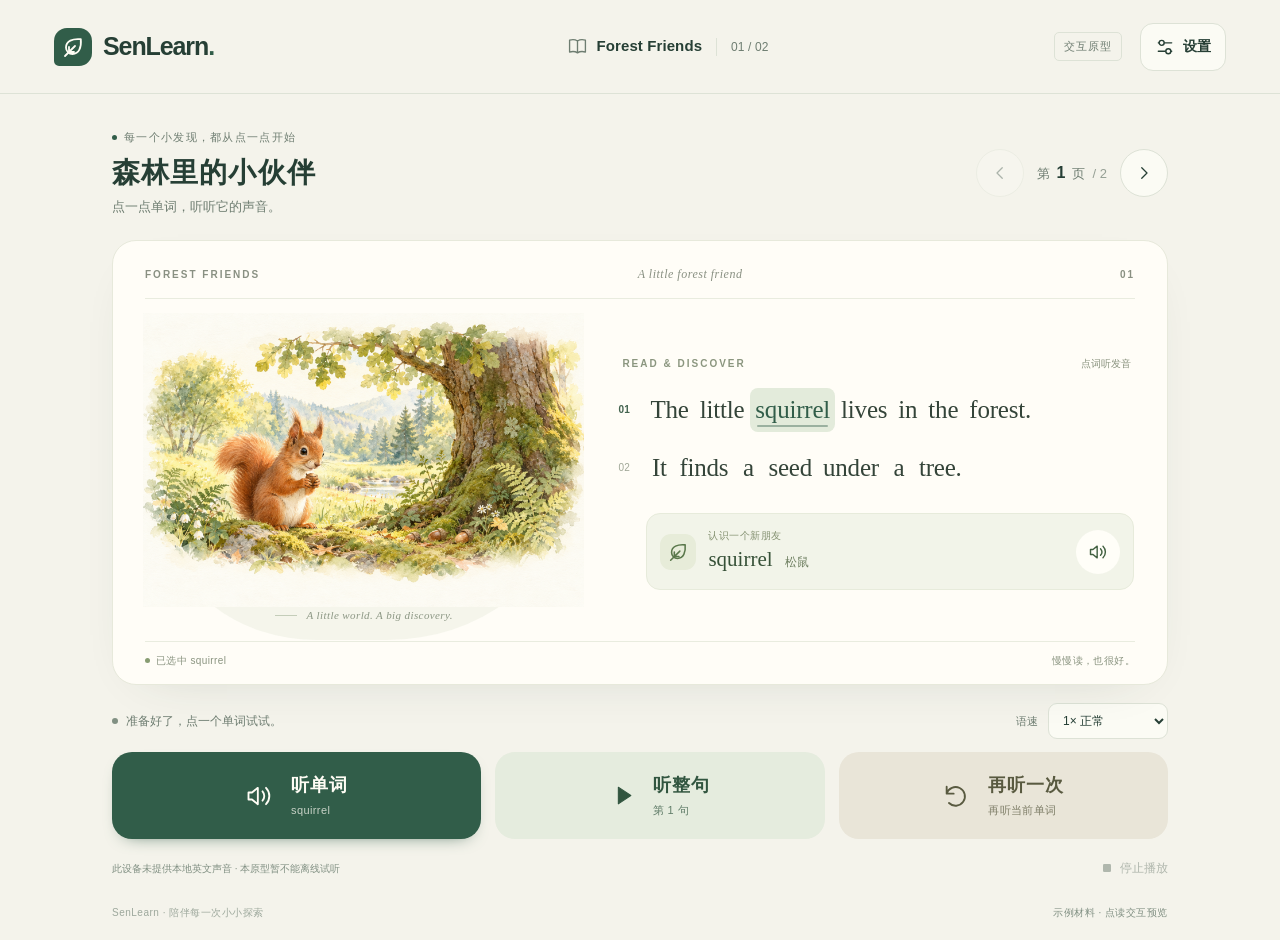
<file: docs/ui-ux/prototype/index.html>
<!doctype html>
<html lang="zh-CN" data-theme="forest">
<head>
  <meta charset="UTF-8">
  <meta name="viewport" content="width=device-width, initial-scale=1, viewport-fit=cover">
  <meta name="color-scheme" content="light dark">
  <title>SenLearn · 森林里的小伙伴</title>
  <link rel="stylesheet" href="styles.css?v=2">
  <script src="app.js" defer></script>
</head>
<body>
  <svg class="icon-library" xmlns="http://www.w3.org/2000/svg" aria-hidden="true">
    <symbol id="icon-leaf" viewBox="0 0 24 24"><path d="M19.8 4.2C11.6 3.4 5 6 5 12.5A6.5 6.5 0 0 0 11.5 19C18 19 20.6 12.4 19.8 4.2Z"/><path d="m4 21 10-10M8 17v-5m0 5h5"/></symbol>
    <symbol id="icon-sound" viewBox="0 0 24 24"><path d="M11 5 6 9H3v6h3l5 4V5Z"/><path d="M15 8a6 6 0 0 1 0 8m3-11a10 10 0 0 1 0 14"/></symbol>
    <symbol id="icon-settings" viewBox="0 0 24 24"><path d="M4 7h16M4 17h16"/><circle cx="8" cy="7" r="3"/><circle cx="16" cy="17" r="3"/></symbol>
    <symbol id="icon-arrow" viewBox="0 0 24 24"><path d="m9 5 7 7-7 7"/></symbol>
    <symbol id="icon-play" viewBox="0 0 24 24"><path d="m8 4 12 8-12 8V4Z"/></symbol>
    <symbol id="icon-repeat" viewBox="0 0 24 24"><path d="M4 10a8 8 0 1 1 2 8M4 4v6h6"/></symbol>
    <symbol id="icon-close" viewBox="0 0 24 24"><path d="m6 6 12 12M18 6 6 18"/></symbol>
    <symbol id="icon-check" viewBox="0 0 24 24"><path d="m5 12 4 4L19 6"/></symbol>
    <symbol id="icon-stop" viewBox="0 0 24 24"><rect x="6" y="6" width="12" height="12" rx="2"/></symbol>
    <symbol id="icon-book" viewBox="0 0 24 24"><path d="M12 5v15M12 5C9 3 5 3 2 4v15c3-1 7-1 10 1 3-2 7-2 10-1V4c-3-1-7-1-10 1Z"/></symbol>
  </svg>

  <a class="skip-link" href="#reading">跳到点读书页</a>
  <header class="app-header">
    <div class="brand" aria-label="SenLearn">
      <span class="brand-mark"><svg><use href="#icon-leaf"/></svg></span>
      <span>SenLearn<span class="brand-dot">.</span></span>
    </div>
    <div class="book-identity"><svg aria-hidden="true"><use href="#icon-book"/></svg><span>Forest Friends</span><span class="header-page" id="header-page">01 / 02</span></div>
    <div class="header-actions"><span class="prototype-tag">交互原型</span><button class="settings-trigger" id="open-settings" type="button" aria-haspopup="dialog"><svg aria-hidden="true"><use href="#icon-settings"/></svg><span>设置</span></button></div>
  </header>

  <main id="reading" tabindex="-1">
    <section class="reading-intro" aria-labelledby="reading-title">
      <div><p class="eyebrow"><span></span> 每一个小发现，都从点一点开始</p><h1 id="reading-title">森林里的小伙伴</h1><p class="intro-description">点一点单词，听听它的声音。</p></div>
      <nav class="page-controls" aria-label="翻页"><button id="previous-page" class="icon-button" type="button" aria-label="上一页" disabled><svg class="flipped" aria-hidden="true"><use href="#icon-arrow"/></svg></button><span class="page-label" id="page-label">第 <strong>1</strong> 页 <span>/ 2</span></span><button id="next-page" class="icon-button" type="button" aria-label="下一页"><svg aria-hidden="true"><use href="#icon-arrow"/></svg></button></nav>
    </section>

    <section class="reading-page" aria-label="Forest Friends 点读书页">
      <div class="page-topline"><span>FOREST FRIENDS</span><span class="lesson-caption" id="lesson-caption">A little forest friend</span><span id="printed-page">01</span></div>
      <div class="lesson-layout">
        <figure class="lesson-art"><div class="illustration-wash"></div><img src="../assets/forest-lesson.png" alt="一只小松鼠在森林里，身旁有大树和一颗种子。" width="1536" height="1024"><figcaption><span class="little-line"></span> A little world. A big discovery.</figcaption></figure>
        <div class="reading-content"><div class="sentence-heading"><span class="section-kicker">READ & DISCOVER</span><span class="instruction">点词听发音</span></div><div id="sentences" class="sentences"></div>
          <aside class="word-card" aria-label="当前单词"><span class="word-card-mark"><svg aria-hidden="true"><use href="#icon-leaf"/></svg></span><div class="word-card-copy"><span class="word-caption">认识一个新朋友</span><div class="word-definition"><strong id="selected-word" lang="en">squirrel</strong><span id="word-translation">松鼠</span></div></div><button class="word-speak" id="word-speak" type="button" aria-label="播放 squirrel 的发音"><svg aria-hidden="true"><use href="#icon-sound"/></svg></button></aside>
        </div>
      </div>
      <div class="page-bottomline"><span><span class="selection-dot"></span> <span id="selection-caption">已选中 squirrel</span></span><span>慢慢读，也很好。</span></div>
    </section>

    <section class="audio-tools" aria-label="点读播放控制">
      <div class="audio-toolbar"><div class="audio-feedback"><span class="audio-indicator" id="audio-indicator"></span><p id="audio-status" role="status" aria-live="polite" aria-atomic="true">准备好了，点一个单词试试。</p></div><div class="speed-control"><label for="reading-speed">语速</label><select id="reading-speed" aria-label="朗读语速"><option value="0.8">0.8× 慢一点</option><option value="1" selected>1× 正常</option></select></div></div>
      <div class="primary-controls"><button class="primary-action word-action" id="listen-word" type="button"><span class="action-icon"><svg aria-hidden="true"><use href="#icon-sound"/></svg></span><span><strong>听单词</strong><small id="listen-word-caption" lang="en">squirrel</small></span></button><button class="primary-action sentence-action" id="listen-sentence" type="button"><span class="action-icon"><svg aria-hidden="true"><use href="#icon-play"/></svg></span><span><strong>听整句</strong><small id="listen-sentence-caption">第 1 句</small></span></button><button class="primary-action repeat-action" id="repeat-audio" type="button"><span class="action-icon"><svg aria-hidden="true"><use href="#icon-repeat"/></svg></span><span><strong>再听一次</strong><small id="repeat-caption">再听当前单词</small></span></button></div>
      <div class="playback-footer"><span id="voice-note">正在检查设备本地声音…</span><button id="stop-audio" class="stop-button" type="button" disabled><svg aria-hidden="true"><use href="#icon-stop"/></svg><span>停止播放</span></button></div>
    </section>
    <footer class="app-footer"><span class="footer-brand">SenLearn · 陪伴每一次小小探索</span><span>示例材料 · 点读交互预览</span></footer>
  </main>

  <dialog id="settings-dialog" class="settings-dialog" aria-labelledby="settings-title">
    <div class="settings-top"><div><span class="settings-eyebrow">MAKE IT YOURS</span><h2 id="settings-title">阅读设置</h2></div><button id="close-settings" class="icon-button close-settings" type="button" aria-label="关闭阅读设置" autofocus><svg aria-hidden="true"><use href="#icon-close"/></svg></button></div>
    <div class="settings-body">
      <fieldset class="theme-fieldset"><legend>外观主题</legend><p class="settings-description">挑一个喜欢的颜色，继续你的小探索。</p><div class="theme-options">
        <label class="theme-option forest-option"><input type="radio" name="theme" value="forest" checked><span class="theme-preview preview-forest" aria-hidden="true"><span class="preview-paper"><span class="preview-landscape"></span><i></i><i></i></span><span class="preview-buttons"><i></i><i></i><i></i></span></span><span class="theme-option-bottom"><span><strong>森间书桌</strong><small>默认 · 温暖森林</small></span><span class="theme-check" aria-hidden="true"><svg><use href="#icon-check"/></svg></span></span></label>
        <label class="theme-option native-option"><input type="radio" name="theme" value="native"><span class="theme-preview preview-native" aria-hidden="true"><span class="preview-paper"><span class="preview-landscape"></span><i></i><i></i></span><span class="preview-buttons"><i></i><i></i><i></i></span></span><span class="theme-option-bottom"><span><strong>清透原生</strong><small>清晰简洁</small></span><span class="theme-check" aria-hidden="true"><svg><use href="#icon-check"/></svg></span></span></label>
        <label class="theme-option play-option"><input type="radio" name="theme" value="play"><span class="theme-preview preview-play" aria-hidden="true"><span class="preview-paper"><span class="preview-landscape"></span><i></i><i></i></span><span class="preview-buttons"><i></i><i></i><i></i></span></span><span class="theme-option-bottom"><span><strong>探索乐园</strong><small>活泼童趣</small></span><span class="theme-check" aria-hidden="true"><svg><use href="#icon-check"/></svg></span></span></label>
        <label class="theme-option night-option"><input type="radio" name="theme" value="night"><span class="theme-preview preview-night" aria-hidden="true"><span class="preview-paper"><span class="preview-landscape"></span><i></i><i></i></span><span class="preview-buttons"><i></i><i></i><i></i></span></span><span class="theme-option-bottom"><span><strong>月光共读</strong><small>安静专注</small></span><span class="theme-check" aria-hidden="true"><svg><use href="#icon-check"/></svg></span></span></label>
      </div></fieldset>
      <p class="theme-note"><svg aria-hidden="true"><use href="#icon-check"/></svg>大按钮一直在熟悉的位置，书页保持原色。</p>
      <div class="settings-divider"></div>
      <div class="motion-setting"><label for="reduce-motion"><strong>减少动态效果</strong><span>让界面切换更安静</span></label><input type="checkbox" id="reduce-motion" role="switch"></div><p class="system-motion-note" id="system-motion-note">同时尊重设备的减少动态效果设置。</p>
      <div class="settings-divider"></div>
      <div class="theme-reset"><div><strong>回到最初的森林</strong><p>仅恢复默认主题，保留其他阅读设置。</p></div><button id="reset-theme" type="button">恢复默认</button></div>
      <p class="storage-message" id="storage-message" role="status" aria-live="polite">主题已保存在这台设备，下次打开会继续使用。</p>
    </div>
    <div class="settings-bottom"><span><svg aria-hidden="true"><use href="#icon-leaf"/></svg>你喜欢的样子，就是好样子。</span><button id="done-settings" type="button">继续阅读<svg aria-hidden="true"><use href="#icon-arrow"/></svg></button></div>
  </dialog>
</body>
</html>
</file>
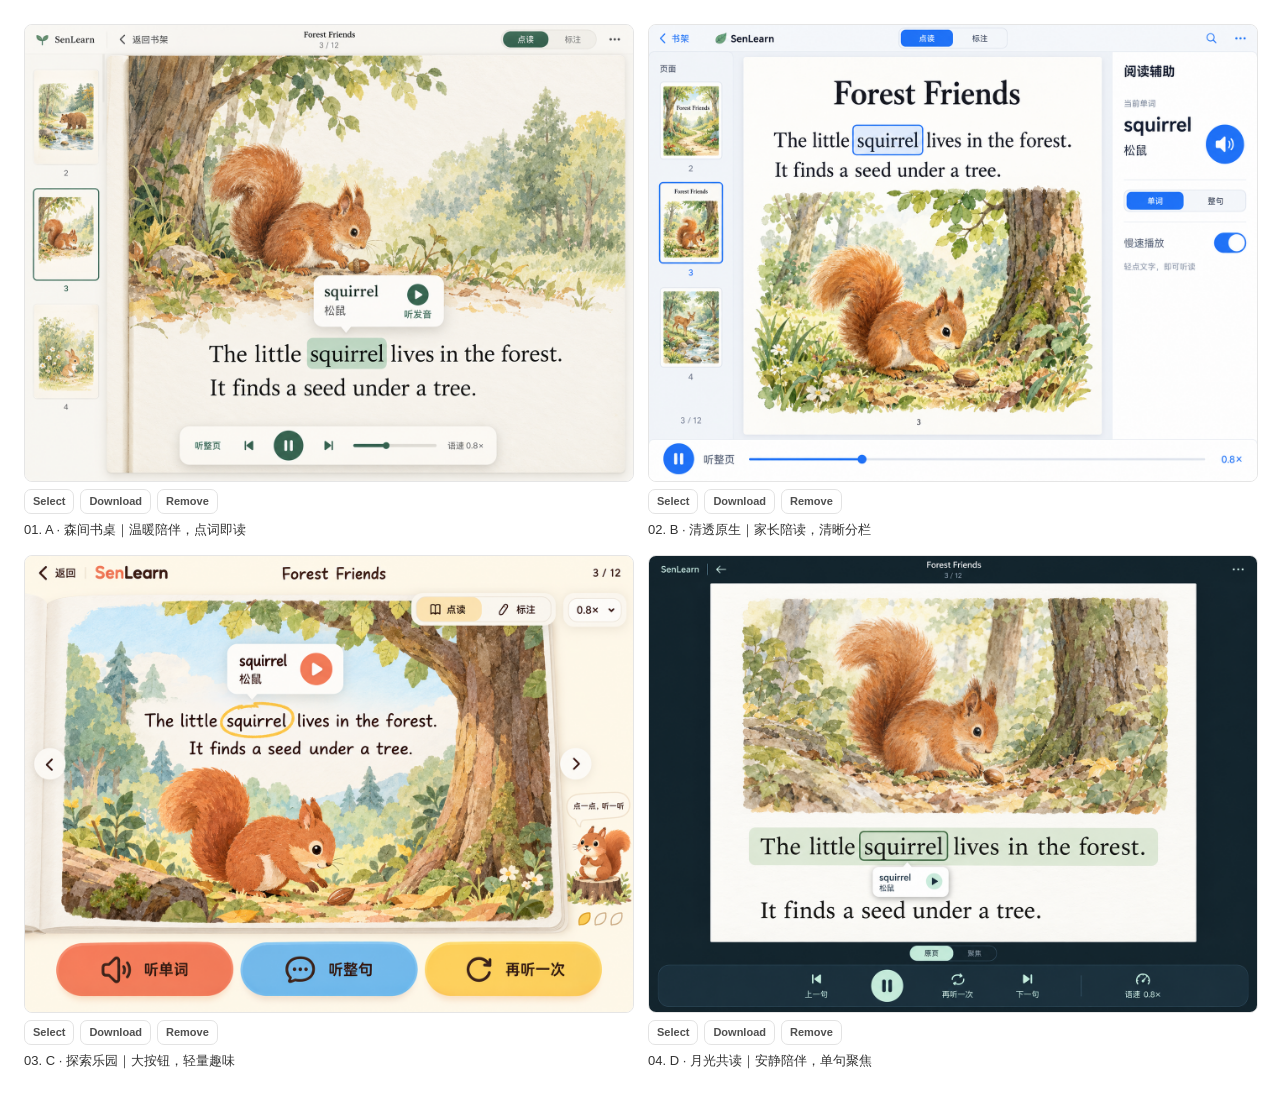
<file: docs/ui-ux/review-board.html>
<!doctype html>
<html>
<head>
<meta charset="utf-8">
<meta name="viewport" content="width=device-width, initial-scale=1">
<title>SenLearn · 四版 UI / UE 设计对比</title>
<style>
body { margin: 0; font-family: Arial, sans-serif; background: #fff; color: #181818; }
main { padding: 24px; }
.grid { display: grid; grid-template-columns: repeat(auto-fit, minmax(420px, 1fr)); gap: 16px; align-items: start; }
figure { margin: 0; }
img { width: 100%; height: auto; display: block; border: 1px solid #e5e5e5; border-radius: 8px; background: #fafafa; }
figcaption { margin-top: 8px; font-size: 13px; line-height: 1.3; color: #333; }
.prompt-card { border: 1px solid #e5e5e5; border-radius: 8px; padding: 14px; background: #fafafa; }
.prompt-card figcaption { margin-top: 0; font-weight: 700; }
.prompt-card figcaption span { display: inline-block; margin-left: 6px; color: #7a4b16; font-weight: 600; }
.prompt-card p { margin: 10px 0 0; font-size: 12px; line-height: 1.45; color: #555; }
.empty-state { border: 1px solid #e5e5e5; border-radius: 8px; padding: 18px; color: #555; background: #fafafa; }

.tile-controls { display: flex; gap: 6px; margin-top: 7px; opacity: .86; }
.tile-controls button, .tile-controls a { border: 1px solid #dfdfdf; border-radius: 7px; background: #fff; color: #333; cursor: pointer; font: inherit; font-size: 11px; font-weight: 650; line-height: 1; padding: 6px 8px; text-decoration: none; }
.tile-controls button:hover, .tile-controls a:hover { background: #f6f6f6; }
figure.selected img { outline: 3px solid #181818; outline-offset: 2px; }
figure.hidden { display: none; }
.image-viewer { border: 0; border-radius: 10px; padding: 0; max-width: min(94vw, 1400px); background: transparent; }
.image-viewer::backdrop { background: rgba(0, 0, 0, .72); }
.image-viewer-inner { display: grid; gap: 8px; padding: 10px; background: #fff; border-radius: 10px; }
.image-viewer img { max-width: 90vw; max-height: 84vh; width: auto; border: 0; border-radius: 8px; }
.viewer-close { justify-self: end; border: 1px solid #ddd; background: #fff; border-radius: 999px; cursor: pointer; padding: 6px 10px; }

</style>
</head>
<body><main><div class="grid"><figure data-card-id="senlearn-a-forest"><a class="image-link" href="01-forest.png"><img src="01-forest.png" alt="A · 森间书桌｜温暖陪伴，点词即读"></a><div class="tile-controls"><button class="select-card" type="button" aria-pressed="false">Select</button><a class="download-card" href="01-forest.png" download="01-forest.png">Download</a><button class="remove-card" type="button" aria-label="Remove A · 森间书桌｜温暖陪伴，点词即读">Remove</button></div><figcaption>01. A · 森间书桌｜温暖陪伴，点词即读</figcaption></figure><figure data-card-id="senlearn-b-native"><a class="image-link" href="02-native.png"><img src="02-native.png" alt="B · 清透原生｜家长陪读，清晰分栏"></a><div class="tile-controls"><button class="select-card" type="button" aria-pressed="false">Select</button><a class="download-card" href="02-native.png" download="02-native.png">Download</a><button class="remove-card" type="button" aria-label="Remove B · 清透原生｜家长陪读，清晰分栏">Remove</button></div><figcaption>02. B · 清透原生｜家长陪读，清晰分栏</figcaption></figure><figure data-card-id="senlearn-c-play"><a class="image-link" href="03-play.png"><img src="03-play.png" alt="C · 探索乐园｜大按钮，轻量趣味"></a><div class="tile-controls"><button class="select-card" type="button" aria-pressed="false">Select</button><a class="download-card" href="03-play.png" download="03-play.png">Download</a><button class="remove-card" type="button" aria-label="Remove C · 探索乐园｜大按钮，轻量趣味">Remove</button></div><figcaption>03. C · 探索乐园｜大按钮，轻量趣味</figcaption></figure><figure data-card-id="senlearn-d-night"><a class="image-link" href="04-night.png"><img src="04-night.png" alt="D · 月光共读｜安静陪伴，单句聚焦"></a><div class="tile-controls"><button class="select-card" type="button" aria-pressed="false">Select</button><a class="download-card" href="04-night.png" download="04-night.png">Download</a><button class="remove-card" type="button" aria-label="Remove D · 月光共读｜安静陪伴，单句聚焦">Remove</button></div><figcaption>04. D · 月光共读｜安静陪伴，单句聚焦</figcaption></figure></div></main>
<dialog class="image-viewer" id="imageViewer">
  <div class="image-viewer-inner">
    <button class="viewer-close" type="button">Close</button>
    <img id="viewerImage" alt="">
  </div>
</dialog>
<script>
(function () {
  var key = "creative-production-review:" + location.pathname;
  var stored = {};
  try { stored = JSON.parse(localStorage.getItem(key) || "{}"); } catch (error) { stored = {}; }
  var selected = new Set(stored.selected || []);
  var hidden = new Set(stored.hidden || []);
  function persist() {
    localStorage.setItem(key, JSON.stringify({ selected: Array.from(selected), hidden: Array.from(hidden) }));
  }
  document.querySelectorAll("figure[data-card-id]").forEach(function (card) {
    var id = card.getAttribute("data-card-id");
    if (selected.has(id)) card.classList.add("selected");
    if (hidden.has(id)) card.classList.add("hidden");
    var select = card.querySelector(".select-card");
    if (select) {
      select.setAttribute("aria-pressed", selected.has(id) ? "true" : "false");
      select.textContent = selected.has(id) ? "Selected" : "Select";
      select.addEventListener("click", function () {
        if (selected.has(id)) selected.delete(id);
        else selected.add(id);
        card.classList.toggle("selected", selected.has(id));
        select.setAttribute("aria-pressed", selected.has(id) ? "true" : "false");
        select.textContent = selected.has(id) ? "Selected" : "Select";
        persist();
      });
    }
    var remove = card.querySelector(".remove-card");
    if (remove) {
      remove.addEventListener("click", function () {
        hidden.add(id);
        card.classList.add("hidden");
        persist();
      });
    }
  });
  var viewer = document.getElementById("imageViewer");
  var viewerImage = document.getElementById("viewerImage");
  if (viewer && viewerImage) {
    document.querySelectorAll(".image-link").forEach(function (link) {
      link.addEventListener("click", function (event) {
        event.preventDefault();
        viewerImage.src = link.getAttribute("href");
        if (typeof viewer.showModal === "function") viewer.showModal();
        else location.href = link.getAttribute("href");
      });
    });
    viewer.querySelector(".viewer-close").addEventListener("click", function () { viewer.close(); });
    viewer.addEventListener("click", function (event) { if (event.target === viewer) viewer.close(); });
  }
}());
</script>
</body>
</html>
</file>
<file: docs/ui-ux/prototype/styles.css>
@charset "UTF-8";
:root{color-scheme:light;--bg:#f4f3eb;--surface:#fafaf5;--ink:#263f35;--muted:#6e7d71;--soft-ink:#819083;--accent:#315d49;--accent-text:#fffdf5;--accent-soft:#e3ebdb;--accent-soft-text:#315d49;--line:#dde2d6;--panel:#fffef9;--control-bg:#fbfbf4;--secondary:#e5ecde;--secondary-text:#31553f;--tertiary:#e9e5d8;--tertiary-text:#595a40;--shadow:0 16px 52px -35px #293e373c;--radius:24px;--button-radius:20px;--paper:#fffdf7;--paper-ink:#344439;--paper-muted:#899082;--paper-line:#e9ecdf;--focus:#326c53;--drawer-bg:#fafbf5;--preview-accent:#456a4e}
html[data-theme="native"]{--bg:#f0f3f8;--surface:#f8faff;--ink:#27364b;--muted:#68788e;--soft-ink:#8190a4;--accent:#2c61c7;--accent-text:#fff;--accent-soft:#e3edff;--accent-soft-text:#2757b0;--line:#dbe2ed;--panel:#fff;--control-bg:#fff;--secondary:#e3ebfa;--secondary-text:#345688;--tertiary:#e7ebf2;--tertiary-text:#4d607c;--shadow:0 16px 52px -35px #203c633f;--radius:16px;--button-radius:15px;--focus:#245fce;--drawer-bg:#f9fbff}
html[data-theme="play"]{--bg:#fff5df;--surface:#fffaed;--ink:#50382f;--muted:#826e59;--soft-ink:#968269;--accent:#a14a36;--accent-text:#fffdf7;--accent-soft:#f8e5bb;--accent-soft-text:#854126;--line:#eadfc6;--panel:#fffdf5;--control-bg:#fffaf0;--secondary:#f8d878;--secondary-text:#674b20;--tertiary:#dcebf0;--tertiary-text:#3c6271;--shadow:0 16px 52px -35px #79653f42;--radius:30px;--button-radius:25px;--focus:#a0442c;--drawer-bg:#fffbef}
html[data-theme="night"]{color-scheme:dark;--bg:#1c2d35;--surface:#23353e;--ink:#e7ede6;--muted:#acbfb9;--soft-ink:#97aea9;--accent:#b6dac8;--accent-text:#203e32;--accent-soft:#e3ebdb;--accent-soft-text:#315d49;--line:#3b4d53;--panel:#2c4048;--control-bg:#2c4048;--secondary:#344e52;--secondary-text:#e2ede3;--tertiary:#3a4a52;--tertiary-text:#dbe4e8;--shadow:0 16px 52px -35px #0009;--radius:22px;--button-radius:20px;--focus:#c4ead2;--drawer-bg:#263b43}
*{box-sizing:border-box}html{min-width:0;scroll-behavior:smooth}body{margin:0;background:var(--bg);color:var(--ink);font-family:-apple-system,BlinkMacSystemFont,"Segoe UI","PingFang SC","Hiragino Sans GB","Microsoft YaHei",sans-serif;font-size:15px;line-height:1.5;-webkit-font-smoothing:antialiased;transition:background-color .22s,color .22s}button,select,input{font:inherit}button{color:inherit;cursor:pointer;-webkit-tap-highlight-color:transparent}button:disabled{cursor:default}button,select{touch-action:manipulation}button:focus-visible,select:focus-visible,a:focus-visible{outline:3px solid var(--focus);outline-offset:4px}svg{display:block;width:24px;height:24px;fill:none;stroke:currentColor;stroke-width:1.7;stroke-linecap:round;stroke-linejoin:round;flex-shrink:0}.icon-library{position:absolute;width:0;height:0;overflow:hidden}.skip-link{position:fixed;top:12px;left:20px;z-index:20;padding:12px 18px;background:var(--panel);color:var(--ink);transform:translateY(-200%);border-radius:10px}.skip-link:focus{transform:none}.app-header{height:94px;max-width:1440px;margin:auto;padding:0 54px;display:flex;align-items:center;justify-content:space-between;gap:24px;border-bottom:1px solid var(--line)}.brand{display:flex;align-items:center;gap:11px;font-size:25px;font-weight:750;letter-spacing:-1.1px}.brand-mark{display:grid;place-items:center;width:38px;height:38px;background:var(--accent);color:var(--accent-text);border-radius:13px 13px 13px 5px}.brand-mark svg{width:24px;height:24px;stroke-width:1.8}.brand-dot{color:var(--accent)}.book-identity{display:flex;align-items:center;gap:10px;font-weight:600;letter-spacing:.1px;margin-left:68px}.book-identity svg{width:19px;height:19px;color:var(--muted)}.header-page{font-size:12px;color:var(--muted);border-left:1px solid var(--line);padding-left:14px;margin-left:4px;font-weight:500;font-variant-numeric:tabular-nums}.header-actions{display:flex;align-items:center;gap:18px}.prototype-tag{border:1px solid var(--line);color:var(--muted);font-size:11px;padding:5px 9px;border-radius:5px;letter-spacing:1px}.settings-trigger{min-height:48px;padding:0 14px;border:1px solid var(--line);border-radius:13px;display:flex;align-items:center;gap:8px;background:var(--control-bg);font-size:14px;font-weight:600}.settings-trigger svg{width:20px;height:20px;fill:var(--control-bg)}main{max-width:1120px;margin:auto;padding:35px 32px 20px;outline:none}.reading-intro{display:flex;justify-content:space-between;align-items:center;gap:20px;margin-bottom:24px}.eyebrow{display:flex;align-items:center;gap:7px;margin:0 0 7px;color:var(--muted);font-size:11px;letter-spacing:1.3px}.eyebrow>span{width:5px;height:5px;background:var(--accent);border-radius:50%}h1{font-size:28px;letter-spacing:1.1px;line-height:1.4;margin:0 0 5px;font-weight:650}.intro-description{margin:0;color:var(--muted);font-size:13px}.page-controls{display:flex;align-items:center;gap:13px}.icon-button{min-width:48px;min-height:48px;display:grid;place-items:center;padding:10px;background:var(--control-bg);border:1px solid var(--line);border-radius:50%;transition:transform .15s,background-color .15s}.icon-button svg{width:18px;height:18px}.icon-button:disabled{opacity:.35}.icon-button:not(:disabled):hover{background:var(--secondary)}.flipped{transform:rotate(180deg)}.page-label{font-size:13px;white-space:nowrap;color:var(--muted)}.page-label strong{color:var(--ink);font-weight:700;font-size:16px;margin:0 3px}.page-label>span{margin-left:4px;opacity:.7}.reading-page{background:var(--paper);color:var(--paper-ink);border:1px solid #e7e9db;border-radius:var(--radius);padding:24px 32px 16px;box-shadow:var(--shadow);position:relative;isolation:isolate;transition:border-radius .2s}.page-topline{display:flex;align-items:center;justify-content:space-between;gap:14px;border-bottom:1px solid var(--paper-line);padding-bottom:15px;color:var(--paper-muted);font-size:10px;font-weight:600;letter-spacing:2px}.lesson-caption{font-family:Georgia,"Times New Roman",serif;font-size:12px;letter-spacing:.5px;font-weight:400;font-style:italic}.lesson-layout{display:grid;grid-template-columns:46% 54%;align-items:center;gap:0;min-height:342px}.lesson-art{position:relative;margin:5px 15px 0 -3px;align-self:stretch;display:flex;flex-direction:column;align-items:center;justify-content:center;isolation:isolate}.illustration-wash{position:absolute;z-index:-1;width:88%;aspect-ratio:1.25;background:#f1f3e7;border-radius:47% 43% 44% 38%;opacity:.7;top:24px}.lesson-art img{display:block;width:100%;height:294px;object-fit:contain;position:relative;z-index:1}.lesson-art figcaption{display:flex;align-items:center;gap:10px;font-family:Georgia,"Times New Roman",serif;font-style:italic;font-size:11px;color:#8c9784;margin:0 0 8px;letter-spacing:.4px}.little-line{width:22px;height:1px;background:#c4cdb9}.reading-content{padding:26px 0 20px 18px}.sentence-heading{display:flex;align-items:center;justify-content:space-between;gap:12px;padding:0 4px;margin-bottom:17px}.section-kicker{font-size:10px;font-weight:650;letter-spacing:2px;color:#8b967f}.instruction{color:#88917d;font-size:10px}.sentences{display:flex;flex-direction:column;gap:14px}.sentence{display:grid;grid-template-columns:22px minmax(0,1fr);column-gap:5px;align-items:start;position:relative}.sentence-number{border:0;padding:0;background:none;color:#a0a797;min-height:44px;min-width:22px;line-height:44px;font-size:10px;letter-spacing:.3px;text-align:left;border-radius:5px;position:relative}.sentence-number::before{content:"";position:absolute;left:-4px;right:-2px;top:0;bottom:0}.sentence.is-current .sentence-number{color:#43634f;font-weight:700}.sentence-words{display:flex;align-items:center;flex-wrap:wrap;column-gap:1px;row-gap:1px}.word{display:inline-block;min-height:44px;min-width:28px;padding:0 5px;border:0;border-radius:8px;color:#344439;background:transparent;font-family:Georgia,"Times New Roman",serif;font-size:25px;line-height:44px;letter-spacing:-.2px;position:relative;transition:background-color .15s}.word:hover{background:#eef0e6}.word.selected{background:var(--accent-soft);color:var(--accent-soft-text)}.word.selected::after{content:"";position:absolute;bottom:5px;left:7px;right:7px;border-bottom:2px solid currentColor;opacity:.4;border-radius:2px}.word:focus-visible,.sentence-number:focus-visible,.word-speak:focus-visible{outline-color:#315d49}.sentence.is-speaking .sentence-words{background:#edf1e6;border-radius:9px}.word-card{display:flex;align-items:center;gap:12px;border-radius:14px;background:#f2f4e9;border:1px solid #e7ebdb;margin:23px 1px 0 28px;padding:12px 13px;min-height:77px}.word-card-mark{width:36px;height:36px;display:grid;place-items:center;border-radius:11px;background:#e7ecd9;color:#59774a}.word-card-mark svg{width:22px;height:22px}.word-card-copy{min-width:0;flex:1}.word-caption{display:block;color:#849171;font-size:10px;letter-spacing:.5px;margin-bottom:1px}.word-definition{display:flex;align-items:baseline;gap:12px;flex-wrap:wrap}.word-definition strong{font-family:Georgia,"Times New Roman",serif;font-size:21px;font-weight:400;color:#375138;overflow-wrap:anywhere}.word-definition>span{color:#6b7c5d;font-size:12px}.word-speak{border:0;width:44px;height:44px;display:grid;place-items:center;border-radius:50%;background:#fffef8;color:#426141;flex-shrink:0}.word-speak svg{width:20px;height:20px}.page-bottomline{display:flex;justify-content:space-between;gap:16px;border-top:1px solid var(--paper-line);padding-top:11px;color:#8a9480;font-size:10px;letter-spacing:.4px}.page-bottomline>span:first-child{display:flex;align-items:center;gap:6px}.selection-dot{width:5px;height:5px;display:inline-block;background:#879c72;border-radius:50%}.audio-tools{margin-top:18px}.audio-toolbar{display:flex;align-items:center;justify-content:space-between;gap:16px;margin-bottom:13px;min-height:30px}.audio-feedback{display:flex;align-items:center;gap:8px;min-width:0;color:var(--muted)}.audio-indicator{width:6px;height:6px;border-radius:50%;background:var(--soft-ink);flex-shrink:0}.audio-indicator.is-playing{background:var(--accent);animation:breathe 1.5s infinite}.audio-feedback p{font-size:12px;margin:0}.speed-control{display:flex;align-items:center;gap:10px;flex-shrink:0;font-size:11px;color:var(--muted)}.speed-control select{border:1px solid var(--line);border-radius:9px;background:var(--control-bg);color:var(--ink);padding:6px 24px 6px 10px;min-height:36px;font-size:12px;cursor:pointer}.primary-controls{display:grid;grid-template-columns:1.12fr 1fr 1fr;gap:14px}.primary-action{border:1px solid transparent;display:flex;align-items:center;justify-content:center;gap:18px;min-height:87px;border-radius:var(--button-radius);padding:15px 18px;text-align:left;transition:transform .15s,filter .15s,border-radius .2s}.primary-action:hover{filter:brightness(.97);transform:translateY(-2px)}.primary-action:active{transform:translateY(0)}.primary-action strong{display:block;font-size:18px;font-weight:600;letter-spacing:1px;line-height:1.4}.primary-action small{display:block;font-size:11px;letter-spacing:.4px;margin-top:3px;opacity:.73}.word-action{background:var(--accent);color:var(--accent-text);box-shadow:0 7px 18px -12px var(--accent)}.sentence-action{background:var(--secondary);color:var(--secondary-text)}.repeat-action{background:var(--tertiary);color:var(--tertiary-text)}.action-icon svg{width:28px;height:28px;stroke-width:1.6}.sentence-action .action-icon svg{width:25px;height:25px;fill:currentColor;stroke-width:1}.playback-footer{display:flex;align-items:center;justify-content:space-between;gap:16px;margin-top:7px;min-height:44px;color:var(--soft-ink);font-size:10px}.stop-button{display:flex;gap:5px;align-items:center;justify-content:center;background:none;border:0;padding:10px 0 10px 14px;color:var(--accent);font-size:12px;min-height:44px;white-space:nowrap}.stop-button:disabled{opacity:.5;color:var(--muted)}.stop-button svg{width:16px;height:16px;fill:currentColor;stroke-width:0}.app-footer{display:flex;justify-content:space-between;gap:12px;color:var(--soft-ink);font-size:10px;letter-spacing:.5px;margin:15px 0 0}.footer-brand{opacity:.75}
.settings-dialog{position:fixed;inset:16px 16px 16px auto;margin:0;max-width:calc(100% - 32px);width:470px;height:calc(100dvh - 32px);max-height:none;background:var(--drawer-bg);color:var(--ink);padding:0;border:1px solid var(--line);border-radius:26px;box-shadow:0 20px 80px #071c2940;overflow:hidden;flex-direction:column;outline:0}.settings-dialog[open]{display:flex;animation:drawer-enter .22s ease-out}.settings-dialog::backdrop{background:rgba(20,33,27,.32);backdrop-filter:blur(5px)}.settings-top{display:flex;justify-content:space-between;align-items:center;padding:28px 28px 22px;border-bottom:1px solid var(--line);flex-shrink:0}.settings-eyebrow{font-size:9px;color:var(--muted);letter-spacing:2px;font-weight:650}h2{margin:4px 0 0;font-size:25px;font-weight:650;letter-spacing:1px}.close-settings{min-height:42px;min-width:42px}.settings-body{padding:24px 28px 14px;overflow:auto;overscroll-behavior:contain}.theme-fieldset{border:0;margin:0;padding:0;min-width:0}.theme-fieldset legend{padding:0;font-size:17px;font-weight:650;letter-spacing:.5px}.settings-description{color:var(--muted);font-size:12px;margin:6px 0 20px}.theme-options{display:grid;grid-template-columns:1fr 1fr;gap:12px}.theme-option{display:block;position:relative;cursor:pointer;border:1.5px solid var(--line);border-radius:15px;padding:5px;background:var(--control-bg);transition:border-color .15s,box-shadow .15s}.theme-option:has(input:checked){border-color:var(--accent);box-shadow:0 0 0 1px var(--accent)}.theme-option:has(input:focus-visible){outline:3px solid var(--focus);outline-offset:4px}.theme-option input{position:absolute;opacity:0;inset:0;width:100%;height:100%;margin:0;cursor:pointer;z-index:1}.theme-preview{display:flex;height:85px;border-radius:10px;align-items:center;justify-content:center;flex-direction:column;padding:13px 23px 11px;gap:7px;overflow:hidden;--mini-bg:#edf0e2;--mini-accent:#45694c;--mini-secondary:#d9e1c7;background:var(--mini-bg)}.preview-native{--mini-bg:#e9eef7;--mini-accent:#3971ca;--mini-secondary:#c7d7ef}.preview-play{--mini-bg:#fff0c9;--mini-accent:#b25940;--mini-secondary:#efc761}.preview-night{--mini-bg:#263f48;--mini-accent:#bedbcc;--mini-secondary:#56736e}.preview-paper{display:block;position:relative;background:#fffdf7;width:100%;height:40px;border-radius:5px;padding:12px 9px 8px 52%;box-shadow:0 3px 10px #15262108}.preview-paper>i{display:block;height:3px;background:#c9cebd;margin-bottom:5px;border-radius:3px}.preview-paper>i:last-child{width:70%}.preview-landscape{position:absolute;left:8px;bottom:6px;width:32%;height:25px;border-radius:13px 13px 5px 5px;background:#e5eacb;overflow:hidden}.preview-landscape::before{content:"";position:absolute;width:26px;height:21px;background:#b6c397;bottom:-4px;left:-2px;transform:rotate(-25deg);border-radius:15px}.preview-landscape::after{content:"";position:absolute;width:8px;height:8px;background:#c7a574;right:5px;top:5px;border-radius:50%}.preview-buttons{display:flex;width:100%;gap:4px}.preview-buttons>i{height:9px;flex:1;border-radius:3px;background:var(--mini-secondary)}.preview-buttons>i:first-child{background:var(--mini-accent)}.theme-option-bottom{display:flex;align-items:center;justify-content:space-between;gap:5px;padding:11px 8px 9px}.theme-option-bottom strong{display:block;font-size:13px;font-weight:650}.theme-option-bottom small{display:block;color:var(--muted);font-size:10px;margin-top:2px}.theme-check{width:19px;height:19px;border:1px solid var(--line);border-radius:50%;display:grid;place-items:center;flex-shrink:0}.theme-check svg{width:12px;height:12px;visibility:hidden;stroke-width:2.5}.theme-option:has(input:checked) .theme-check{background:var(--accent);border-color:var(--accent);color:var(--accent-text)}.theme-option:has(input:checked) .theme-check svg{visibility:visible}.theme-note{display:flex;gap:7px;align-items:flex-start;font-size:10px;color:var(--muted);margin:17px 0 0}.theme-note svg{width:14px;height:14px;stroke-width:1.8}.settings-divider{height:1px;background:var(--line);margin:23px 0}.motion-setting{display:flex;justify-content:space-between;gap:16px;align-items:center}.motion-setting label{cursor:pointer;flex:1}.motion-setting strong,.theme-reset strong{display:block;font-size:14px;font-weight:600}.motion-setting label span{display:block;color:var(--muted);font-size:11px;margin-top:4px}.motion-setting input{appearance:none;position:relative;width:43px;height:26px;border-radius:20px;border:1px solid var(--line);background:var(--line);cursor:pointer;margin:0;flex-shrink:0}.motion-setting input::after{content:"";position:absolute;left:3px;top:3px;width:18px;height:18px;border-radius:50%;background:var(--control-bg);box-shadow:0 1px 4px #0002;transition:transform .18s}.motion-setting input:checked{background:var(--accent);border-color:var(--accent)}.motion-setting input:checked::after{transform:translateX(17px);background:var(--accent-text)}.motion-setting input:focus-visible{outline:3px solid var(--focus);outline-offset:4px}.system-motion-note{font-size:10px;color:var(--soft-ink);margin:9px 0 0}.theme-reset{display:flex;justify-content:space-between;align-items:center;gap:12px}.theme-reset p{margin:4px 0 0;font-size:10px;color:var(--muted)}.theme-reset button{border:1px solid var(--line);border-radius:9px;min-height:40px;padding:8px 10px;background:var(--control-bg);font-size:11px;white-space:nowrap}.storage-message{color:var(--muted);font-size:10px;line-height:1.7;margin:18px 0 0}.storage-message.is-warning{color:var(--ink)}.settings-bottom{margin-top:auto;border-top:1px solid var(--line);padding:18px 28px 24px;flex-shrink:0}.settings-bottom>span{display:flex;align-items:center;justify-content:center;gap:6px;color:var(--muted);font-size:10px;margin-bottom:15px;letter-spacing:.2px}.settings-bottom>span svg{width:14px;height:14px}.settings-bottom>button{border:0;background:var(--accent);color:var(--accent-text);min-height:52px;width:100%;border-radius:13px;display:flex;justify-content:center;align-items:center;gap:12px;font-size:15px;font-weight:600;letter-spacing:1px}.settings-bottom>button svg{width:16px;height:16px}@keyframes breathe{50%{opacity:.35}}@keyframes drawer-enter{from{transform:translateX(24px);opacity:.4}to{transform:translateX(0);opacity:1}}
@media(min-width:1280px) and (min-height:950px){main{padding-top:48px}.reading-intro{margin-bottom:30px}.lesson-layout{min-height:383px}.lesson-art img{height:334px}.audio-tools{margin-top:23px}}
@media(max-width:1050px){.app-header{padding:0 32px}.book-identity{margin-left:0}main{padding-left:24px;padding-right:24px}.reading-page{padding-left:24px;padding-right:24px}.lesson-layout{grid-template-columns:43% 57%}.reading-content{padding-left:8px}.word{font-size:24px}.lesson-art{margin-right:10px}.lesson-art img{height:282px}.prototype-tag{display:none}}
@media(max-width:760px){.app-header{height:78px;padding:0 22px;gap:15px}.brand{font-size:23px;gap:8px}.brand-mark{width:33px;height:33px;border-radius:11px 11px 11px 4px}.brand-mark svg{width:22px;height:22px}.book-identity{font-size:12px;gap:7px}.book-identity>svg,.header-page{display:none}.settings-trigger{min-height:44px;padding:0 11px;font-size:12px;gap:6px}.settings-trigger svg{width:18px;height:18px}main{padding:26px 22px 20px}.reading-intro{align-items:flex-end;margin-bottom:22px}.eyebrow{font-size:9px;letter-spacing:.6px}h1{font-size:24px}.intro-description{font-size:11px}.page-controls{gap:8px;padding-bottom:2px}.icon-button{min-width:40px;min-height:40px;padding:8px}.page-label{font-size:11px}.page-label strong{font-size:14px;margin:0}.reading-page{padding:19px 22px 15px}.lesson-layout{grid-template-columns:1fr;min-height:0}.lesson-art{margin:10px 0 0}.lesson-art img{height:225px;width:85%}.illustration-wash{top:2px;max-width:300px;width:65%;aspect-ratio:1.4}.lesson-art figcaption{margin-bottom:6px}.reading-content{padding:22px 5px 22px;max-width:530px;width:100%;margin:auto}.sentence-heading{margin-bottom:12px}.sentences{gap:12px}.word{font-size:27px;min-height:46px;line-height:46px;padding:0 6px}.word-card{margin-top:20px}.primary-controls{gap:10px}.primary-action{gap:11px;min-height:85px;padding:14px 10px}.primary-action strong{font-size:16px;letter-spacing:.5px}.primary-action small{font-size:10px}.action-icon svg{width:24px;height:24px}.sentence-action .action-icon svg{width:22px;height:22px}.audio-feedback p{font-size:11px}.footer-brand{display:none}.app-footer{justify-content:center}.settings-dialog{width:440px}.settings-top{padding-top:24px}}
@media(max-width:480px){.app-header{height:70px;padding:0 16px;gap:8px}.book-identity{position:absolute;top:86px;left:18px;font-size:10px;color:var(--muted);font-weight:500;letter-spacing:.5px}.brand{font-size:23px}.settings-trigger{min-height:44px}.header-actions{gap:0}main{padding:42px 15px 20px}.reading-intro{gap:8px;margin-bottom:19px}.eyebrow{display:none}h1{font-size:22px;letter-spacing:.5px;margin-bottom:4px}.intro-description{font-size:10px}.page-controls{gap:4px;padding-bottom:0}.page-label{font-size:0}.page-label strong{font-size:14px;margin-right:2px}.page-label>span{font-size:11px;margin-left:0}.icon-button{min-width:36px;min-height:44px;padding:8px;border-radius:12px}.icon-button svg{width:15px;height:15px}.reading-page{padding:17px 16px 13px}.page-topline{font-size:8px;letter-spacing:1.5px;padding-bottom:12px}.lesson-caption{font-size:10px;letter-spacing:0}.lesson-art{margin-top:6px}.lesson-art img{height:192px;width:100%}.lesson-art figcaption{font-size:9px;gap:8px}.illustration-wash{width:78%;top:7px}.reading-content{padding:22px 0 19px}.section-kicker{font-size:8px;letter-spacing:1.4px}.instruction{font-size:9px}.sentences{gap:14px}.sentence{grid-template-columns:18px minmax(0,1fr);column-gap:2px}.sentence-number{font-size:9px;min-width:18px;min-height:46px;line-height:46px}.word{font-size:24px;padding:0 5px;min-width:25px;min-height:44px;line-height:44px}.word-card{margin-left:19px;margin-top:20px;padding:10px;gap:10px;min-height:71px}.word-card-mark{width:30px;height:30px;border-radius:9px}.word-card-mark svg{width:19px;height:19px}.word-caption{font-size:8px}.word-definition{gap:9px}.word-definition strong{font-size:21px}.word-definition>span{font-size:11px}.word-speak{width:42px;height:42px}.page-bottomline{font-size:8px;padding-top:10px;letter-spacing:0}.audio-tools{margin-top:17px}.audio-toolbar{align-items:flex-start;gap:8px;margin-bottom:12px}.audio-feedback{padding-top:8px;gap:6px}.audio-feedback p{font-size:10px}.speed-control{gap:5px;font-size:10px}.speed-control select{font-size:10px;padding-left:7px;padding-right:14px;min-height:34px;max-width:100px}.primary-controls{gap:8px;grid-template-columns:1fr 1fr 1fr}.primary-action{flex-direction:column;gap:7px;text-align:center;min-height:106px;padding:13px 7px;border-radius:18px}.primary-action strong{font-size:15px;letter-spacing:0}.primary-action small{font-size:9px;margin-top:2px;letter-spacing:0}.action-icon svg{width:25px;height:25px}.playback-footer{gap:10px;font-size:9px;align-items:flex-start;padding-top:5px}.playback-footer>span{padding-top:11px;line-height:1.6}.stop-button{font-size:10px;padding-left:0;gap:3px;min-height:44px}.stop-button svg{width:13px;height:13px}.app-footer{font-size:9px;margin-top:11px}.settings-dialog{inset:8px 8px 8px auto;width:calc(100% - 16px);max-width:none;height:calc(100dvh - 16px);border-radius:22px}.settings-top{padding:20px 21px 18px}.settings-top h2{font-size:23px}.close-settings{min-width:40px;min-height:40px;border-radius:50%}.settings-body{padding:20px 21px 12px}.settings-description{font-size:11px;margin-bottom:16px}.theme-options{gap:10px}.theme-preview{height:78px;padding:12px 14px 9px}.theme-option-bottom{padding:9px 5px 7px}.theme-option-bottom strong{font-size:12px}.theme-option-bottom small{font-size:9px}.theme-check{width:17px;height:17px}.theme-note{font-size:9px;margin-top:15px}.settings-divider{margin:20px 0}.settings-bottom{padding:16px 21px 20px}.theme-reset strong,.motion-setting strong{font-size:13px}.theme-reset p{font-size:9px}.theme-reset button{font-size:10px;padding:7px 8px}.settings-bottom>span{margin-bottom:12px;font-size:9px}}
@media(max-width:350px){main{padding-left:12px;padding-right:12px}.reading-page{padding-left:12px;padding-right:12px}.reading-intro{gap:3px}h1{font-size:20px}.page-controls{gap:1px}.page-controls .icon-button{min-width:31px}.word{font-size:22px;padding:0 4px}.theme-preview{padding-left:11px;padding-right:11px}.settings-body{padding-left:17px;padding-right:17px}.theme-option-bottom strong{font-size:11px}.theme-option-bottom small{font-size:8px}}
@media(prefers-reduced-motion:reduce){html{scroll-behavior:auto}*,*::before,*::after{animation:none!important;transition:none!important}.primary-action:hover{transform:none}}
html[data-reduce-motion="true"]{scroll-behavior:auto}html[data-reduce-motion="true"] *,html[data-reduce-motion="true"] *::before,html[data-reduce-motion="true"] *::after{animation:none!important;transition:none!important}html[data-reduce-motion="true"] .primary-action:hover{transform:none}
</file>
